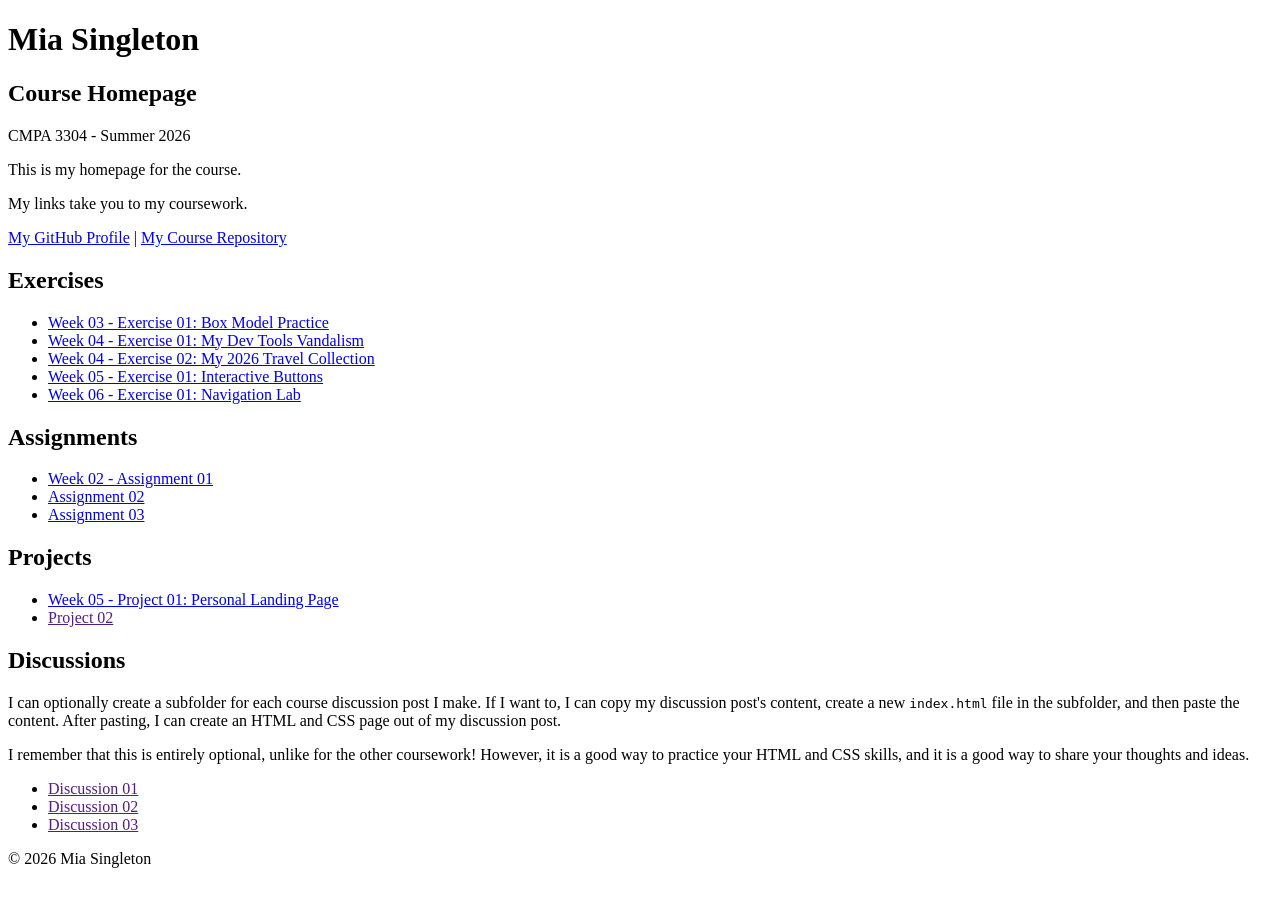
<file: index.html>
<!DOCTYPE html>

<!--

INSTRUCTIONS: HOW TO CHANGE THIS PAGE:

1. Change "Student Name" in the title above to your real name.

2. Change "Your Name" in the big heading below to your real name.

3. Change "your-username" to your real GitHub username in both links.

4. Change "your-repo-name" to the name of this repository.

5. Change "Course Name" to the name of your class.

6. Change "Semester Year" to match when you are taking this class.

7. Add links to your work:
    - Find the words that say "Exercise 01", "Assignment 01", etc.
    - Between the quote marks in href="", put the relative link to your work in the subfolder. You can simply link to the subfolder name. Take a look at the example folders and links to see how to do this.
    - For work not yet started/completed, you can leave the href="" blank until you are ready.
    - Change the words "Exercise 01" to match the name of the exercise. Do the same for assignments and projects. If you add your discussion posts, do the same for them.
    - Do this for each piece of work you finish.

8. You can add more links by copying a whole line like this:
    <li><a href="">New Work Name</a></li>
    Then paste it below the last one in that section.

9. Save your changes and push to GitHub when you are done. Remember you can use GitHub Desktop to help you with this.

Remember: During the course, if you want, you can style your homepage to introduce your own style and aesthetics. To start, keep this page simple and plain. This is just a template to get you started. Embrace the handcrafted approach to web design and development: change things to make them your own.

Remember: You must have a GitHub account, a new GitHub repository for this course, and this file (index.html) in that repository. 

Remember: You must create subfolders for each piece of coursework as the semester progresses.

-->

<html lang="en">
    <head>
        <meta charset="UTF-8" />
        <title>Course Homepage template</title>
        <meta charset="UTF-8" />
        <meta name="viewport" content="width=device-width, initial-scale=1.0" />
        <title>Mia Singleton - Course Homepage</title>
    </head>

    <body>
        <header>
            <h1>Mia Singleton</h1>
            <h2>Course Homepage</h2>
            <p>CMPA 3304 - Summer 2026</p>
            <p>This is my homepage for the course.</p>
            <p>My links take you to my coursework.</p>
            <nav>
                <a href="https://github.com/Always-MIA">My GitHub Profile</a>
                |
                <a href="https://github.com/Always-MIA/course-portfolio-3304">
                    My Course Repository
                </a>
            </nav>
        </header>

        <main>
            <section>
                <h2>Exercises</h2>
                <ul>
                    <li><a href="week03-exercise01">Week 03 - Exercise 01: Box Model Practice</a></li>
                    <li><a href="week04-exercise01">Week 04 - Exercise 01: My Dev Tools Vandalism</a></li>
                    <li><a href="week04-exercise02">Week 04 - Exercise 02: My 2026 Travel Collection</a></li>
                    <li><a href="week05-exercise01">Week 05 - Exercise 01: Interactive Buttons</a></li>
                    <li><a href="week06-exercise01">Week 06 - Exercise 01: Navigation Lab</a></li>
                </ul>
            </section>

            <section>
                <h2>Assignments</h2>
                <ul>
                    <li><a href="week02-assignment01">Week 02 - Assignment 01</a></li>
                    <li><a href="assignment02">Assignment 02</a></li>
                    <li><a href="assignment03">Assignment 03</a></li>
                </ul>
            </section>

            <section>
                <h2>Projects</h2>
                <ul>
                    <li><a href="project-01">Week 05 - Project 01: Personal Landing Page</a></li>
                    <li><a href="">Project 02</a></li>
                </ul>
            </section>

            <section>
                <h2>Discussions</h2>
                <p>
                    I can optionally create a subfolder for each course
                    discussion post I make. If I want to, I can copy my
                    discussion post's content, create a new
                    <code>index.html</code>
                    file in the subfolder, and then paste the content. After
                    pasting, I can create an HTML and CSS page out of my
                    discussion post.
                </p>
                <p>
                    I remember that this is entirely optional, unlike for the
                    other coursework! However, it is a good way to practice your
                    HTML and CSS skills, and it is a good way to share your
                    thoughts and ideas.
                </p>
                <ul>
                    <li><a href="">Discussion 01</a></li>
                    <li><a href="">Discussion 02</a></li>
                    <li><a href="">Discussion 03</a></li>
                </ul>
            </section>
        </main>

        <footer>
            <p>&copy; 2026 Mia Singleton</p>
        </footer>
    </body>
</html>
</file>
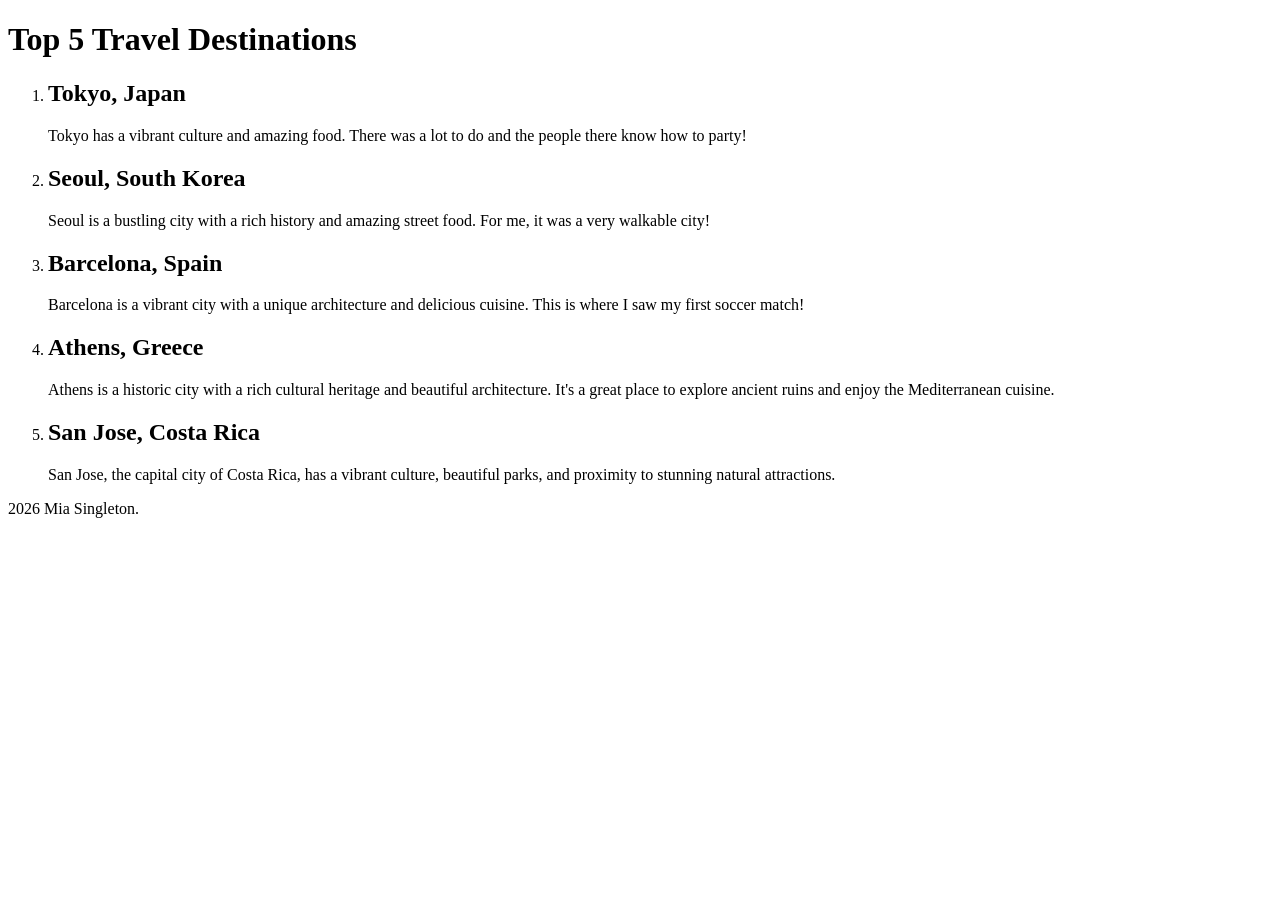
<file: assignment-01/index.html>
<!DOCTYPE html>
<html lang="en">
    <head>
        <meta charset="UTF-8" />
        <meta name="viewport" content="width=device-width, initial-scale=1.0" />
        <title>Assignment 01</title>
    </head>
    <main>
        <h1>Top 5 Travel Destinations</h1>
        <ol>
            <li><h2>Tokyo, Japan</h2></li>
            <p>Tokyo has a vibrant culture and amazing food. There was a lot to do and the people there know how to party!</p>
            <li><h2>Seoul, South Korea</h2></li>
            <p>Seoul is a bustling city with a rich history and amazing street food. For me, it was a very walkable city!</p>
            <li><h2>Barcelona, Spain</h2></li>
            <p>Barcelona is a vibrant city with a unique architecture and delicious cuisine. This is where I saw my first soccer match!</p>
            <li><h2>Athens, Greece</h2></li>
            <p>Athens is a historic city with a rich cultural heritage and beautiful architecture. It's a great place to explore ancient ruins and enjoy the Mediterranean cuisine.</p>
            <li><h2>San Jose, Costa Rica</h2></li>
            <p>San Jose, the capital city of Costa Rica, has a vibrant culture, beautiful parks, and proximity to stunning natural attractions.</p>
        </ol>
        </main>
    <footer
        <p>2026 Mia Singleton.</p>
    </footer>
</html>
</file>
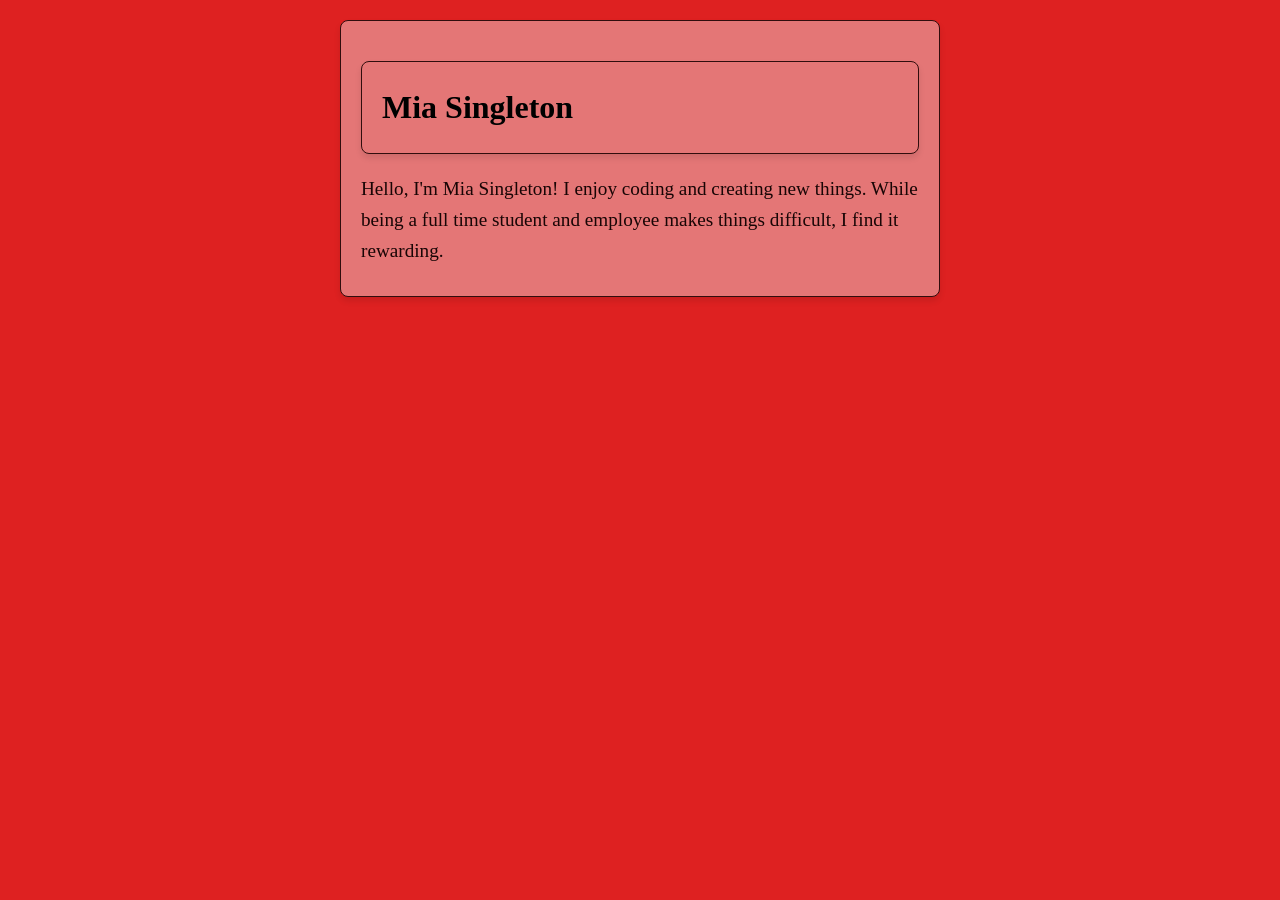
<file: exercise-02/index.html>
<!DOCTYPE html>
<html lang="en">
    <head>
        <link rel="stylesheet" href="style.css"/>
        <title>Mia Singleton</title>
    </head>
    <body>
        <div class="card">
            <h1>Mia Singleton</h1>
            <p>Hello, I'm Mia Singleton! I enjoy coding and creating new things. While being a full time student and employee makes things difficult, I find it rewarding.</p>
        </div>
    </body>
</html>
</file>
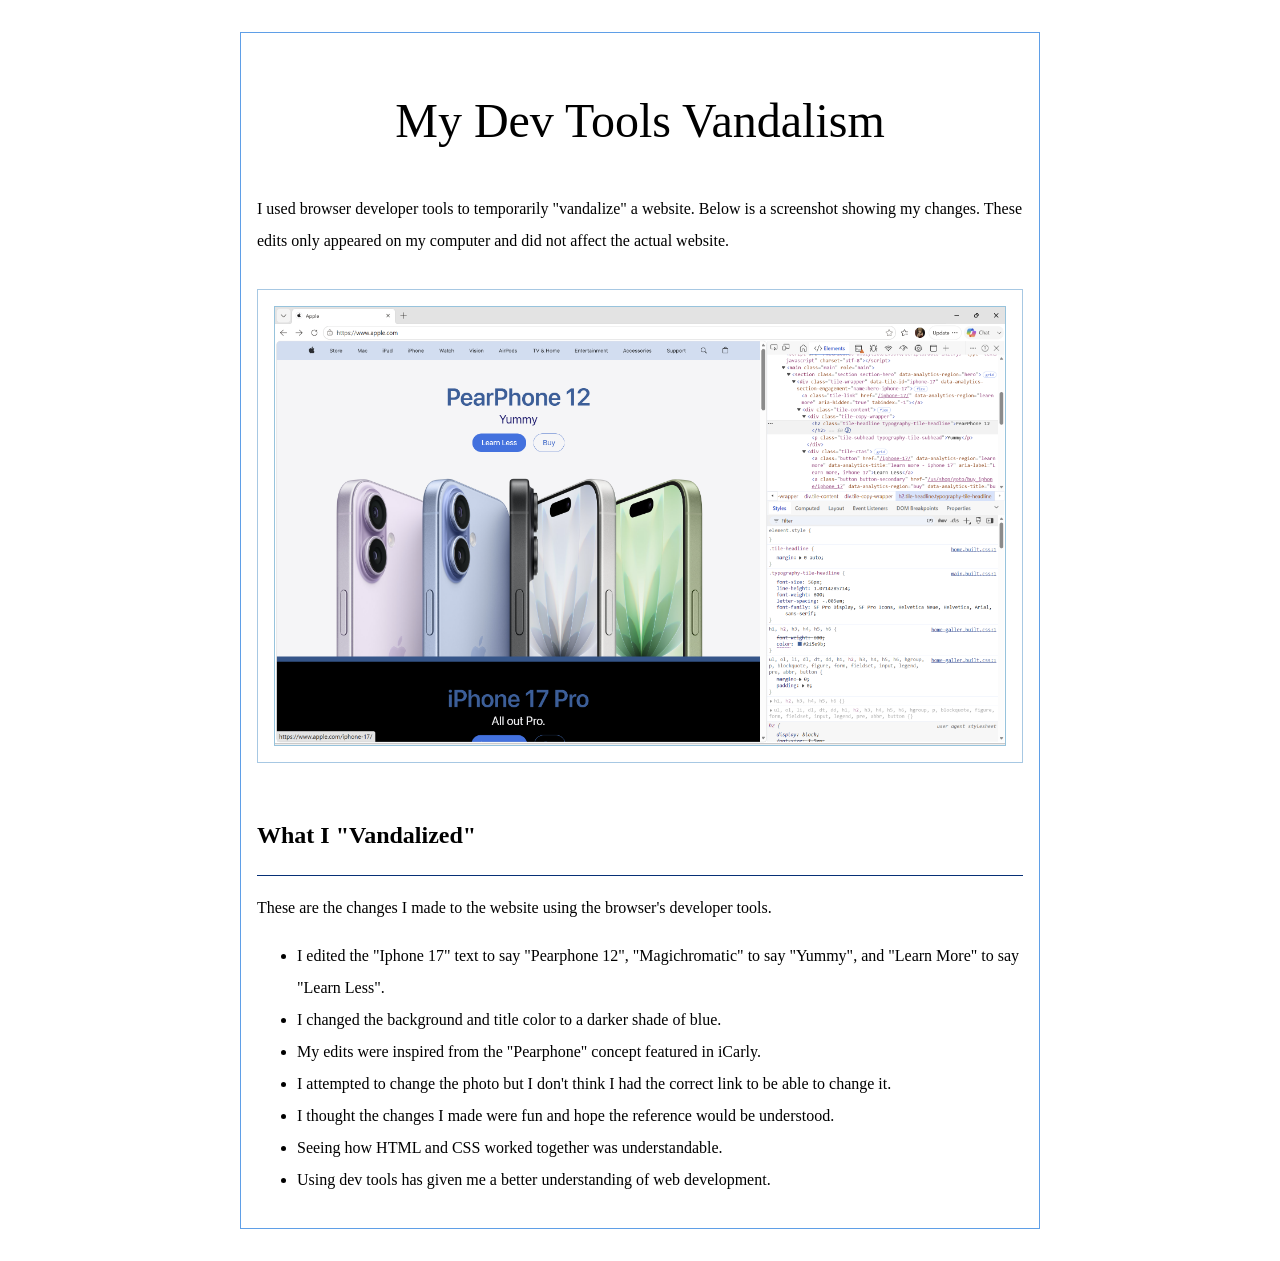
<file: exercise-03/index.html>
<!DOCTYPE html>
<html lang="en">

<head>
    <title>Week 04 Exercise 01 - My Dev Tools Vandalism</title>
    <link rel="stylesheet" href="styles.css" />
</head>

<body>
    <main>
        <h1>My Dev Tools Vandalism</h1>
        <p>
            I used browser developer tools to temporarily "vandalize" a
            website. Below is a screenshot showing my changes. These edits
            only appeared on my computer and did not affect the actual
            website.
        </p>
        <div class="screenshot-container">
            <!-- 
                IMPORTANT: Update the src attribute below to match your screenshot filename.
                Example: If your screenshot is named "apple-dot-com-but-with-papyrus-font.png", change the line to:
                src="./apple-dot-com-but-with-papyrus-font.png"
            -->
            <img src="./PearPhone.png" alt="Screenshot of the webpage I vandalized" />
        </div>
        <h2>What I "Vandalized"</h2>
        <p>
            These are the changes I made to the website using the browser's developer tools.
        </p>
        <ul>
            <li>I edited the "Iphone 17" text to say "Pearphone 12", "Magichromatic" to say "Yummy", and "Learn More" to say "Learn Less".</li>
            <li>I changed the background and title color to a darker shade of blue.</li>
            <li>My edits were inspired from the "Pearphone" concept featured in iCarly.</li>
            <li>I attempted to change the photo but I don't think I had the correct link to be able to change it.</li>
            <li>I thought the changes I made were fun and hope the reference would be understood.</li>
            <li>Seeing how HTML and CSS worked together was understandable.</li>
            <li>Using dev tools has given me a better understanding of web development.</li>
        </ul>
    </main>
</body>

</html>
</file>
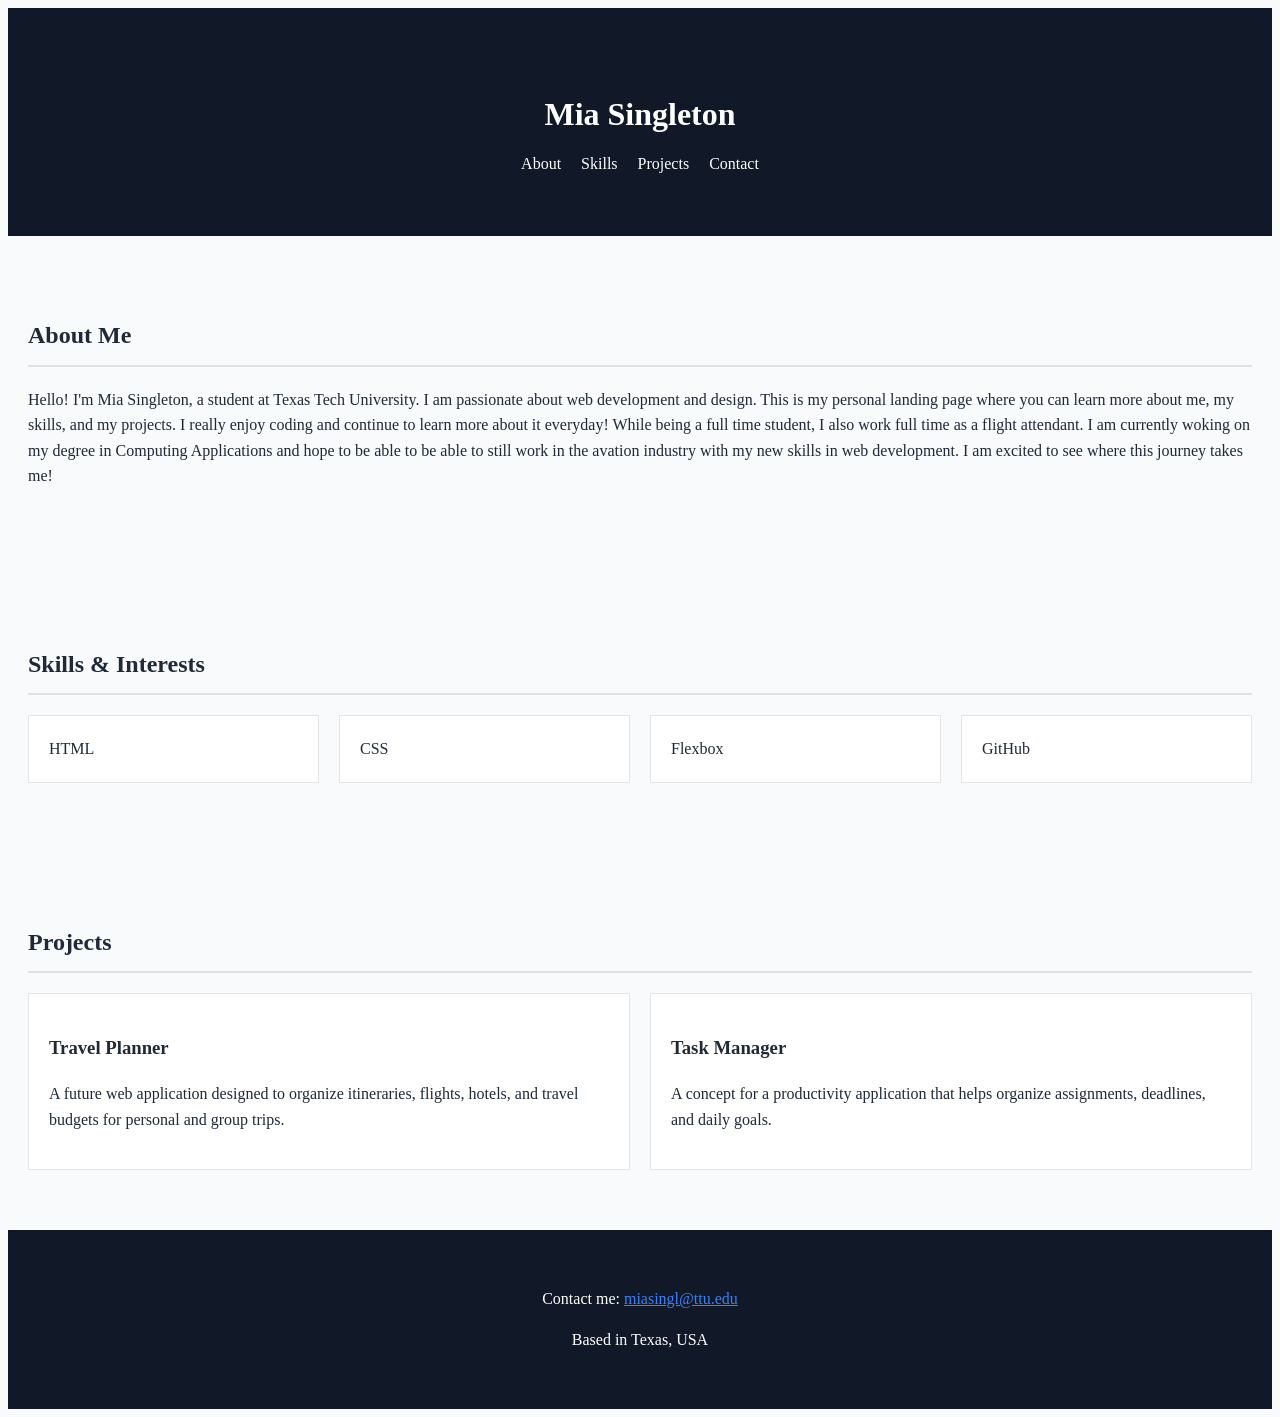
<file: project-01/index.html>
<!DOCTYPE html>
<html lang="en">
<head>
    <meta charset="UTF-8">
    <meta name="viewport" content="width=device-width, initial-scale=1.0">
    <title>Personal Landing Page</title>
    <link rel="stylesheet" href="style.css">
</head>

<body>

<header>
    <div class="container">
        <h1>Mia Singleton</h1>

        <nav>
            <a href="#about">About</a>
            <a href="#skills">Skills</a>
            <a href="#projects">Projects</a>
            <a href="#contact">Contact</a>
        </nav>
    </div>
</header>

<main>
    <section id="about" class="section">
        <h2>About Me</h2>
        <p>
            Hello! I'm Mia Singleton, a student at Texas Tech University. I am passionate about web development and design. This is my personal landing page where you can learn more about me, my skills, and my projects. 
            I really enjoy coding and continue to learn more about it everyday! While being a full time student, I also work full time as a flight attendant. I am currently woking on my degree in Computing Applications 
            and hope to be able to be able to still work in the avation industry with my new skills in web development. I am excited to see where this journey takes me!
        </p>
    </section>

    <section id="skills" class="section">
        <h2>Skills & Interests</h2>

        <div class="grid">
            <div class="card">HTML</div>
            <div class="card">CSS</div>
            <div class="card">Flexbox</div>
            <div class="card">GitHub</div>
        </div>
    </section>

    <section id="projects" class="section">
        <h2>Projects</h2>

        <div class="grid">
            <div class="card">
                <h3>Travel Planner</h3>
                <p>A future web application designed to organize itineraries, flights, hotels, and travel budgets for personal and group trips.</p>
            </div>

            <div class="card">
                <h3>Task Manager</h3>
                <p>A concept for a productivity application that helps organize assignments, deadlines, and daily goals.</p>
            </div>
        </div>
    </section>

</main>

<footer id="contact">
    <p>Contact me: <a href="mailto:miasingl@ttu.edu">miasingl@ttu.edu</a></p>
    <p>Based in Texas, USA</p>
</footer>

</body>
</html>
</file>
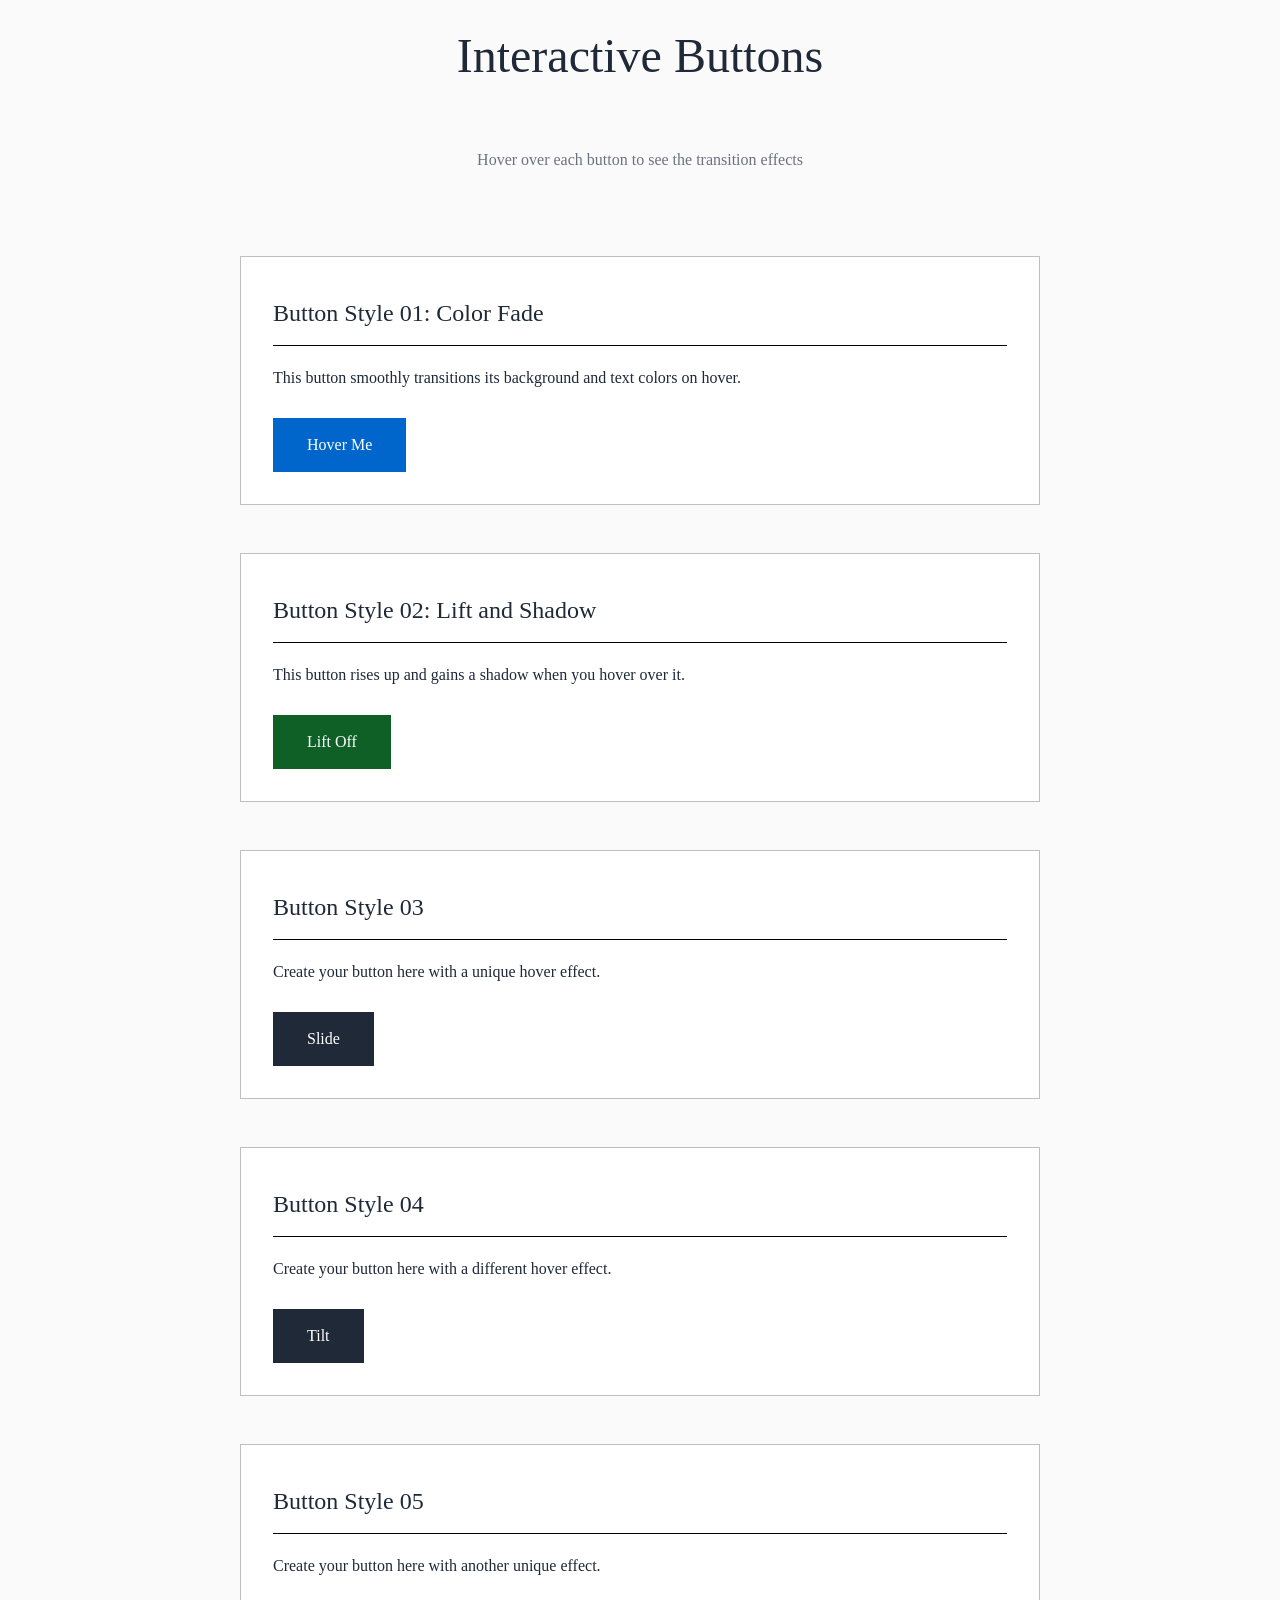
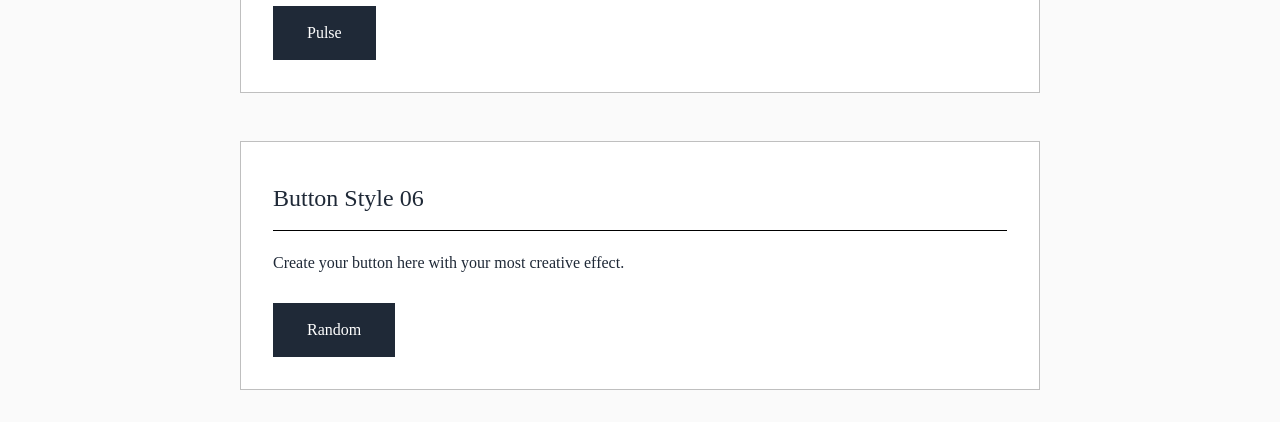
<file: week05-exercise01/index.html>
<!DOCTYPE html>
<html lang="en">

<head>
    <meta charset="UTF-8">
    <meta name="viewport" content="width=device-width, initial-scale=1.0">
    <title>Exercises Week 05 Exercise 01: Interactive Buttons</title>
    <link rel="stylesheet" href="./style.css">
</head>

<body>
    <div class="container">
        <h1>Interactive Buttons</h1>
        <p class="subtitle">Hover over each button to see the transition effects</p>

        <section class="button-section">
            <h2>Button Style 01: Color Fade</h2>
            <p>This button smoothly transitions its background and text colors on hover.</p>
            <button class="button-01">Hover Me</button>
        </section>

        <section class="button-section">
            <h2>Button Style 02: Lift and Shadow</h2>
            <p>This button rises up and gains a shadow when you hover over it.</p>
            <button class="button-02">Lift Off</button>
        </section>

        <section class="button-section">
            <h2>Button Style 03</h2>
            <p>Create your button here with a unique hover effect.</p>
            <button class="button-03">Slide</button>
        </section>

        <section class="button-section">
            <h2>Button Style 04</h2>
            <p>Create your button here with a different hover effect.</p>
            <button class="button-04">Tilt</button>
        </section>

        <section class="button-section">
            <h2>Button Style 05</h2>
            <p>Create your button here with another unique effect.</p>
            <button class="button-05">Pulse</button>
        </section>

        <section class="button-section">
            <h2>Button Style 06</h2>
            <p>Create your button here with your most creative effect.</p>
            <button class="button-06">Random</button>
        </section>
    </div>
</body>

</html>
</file>
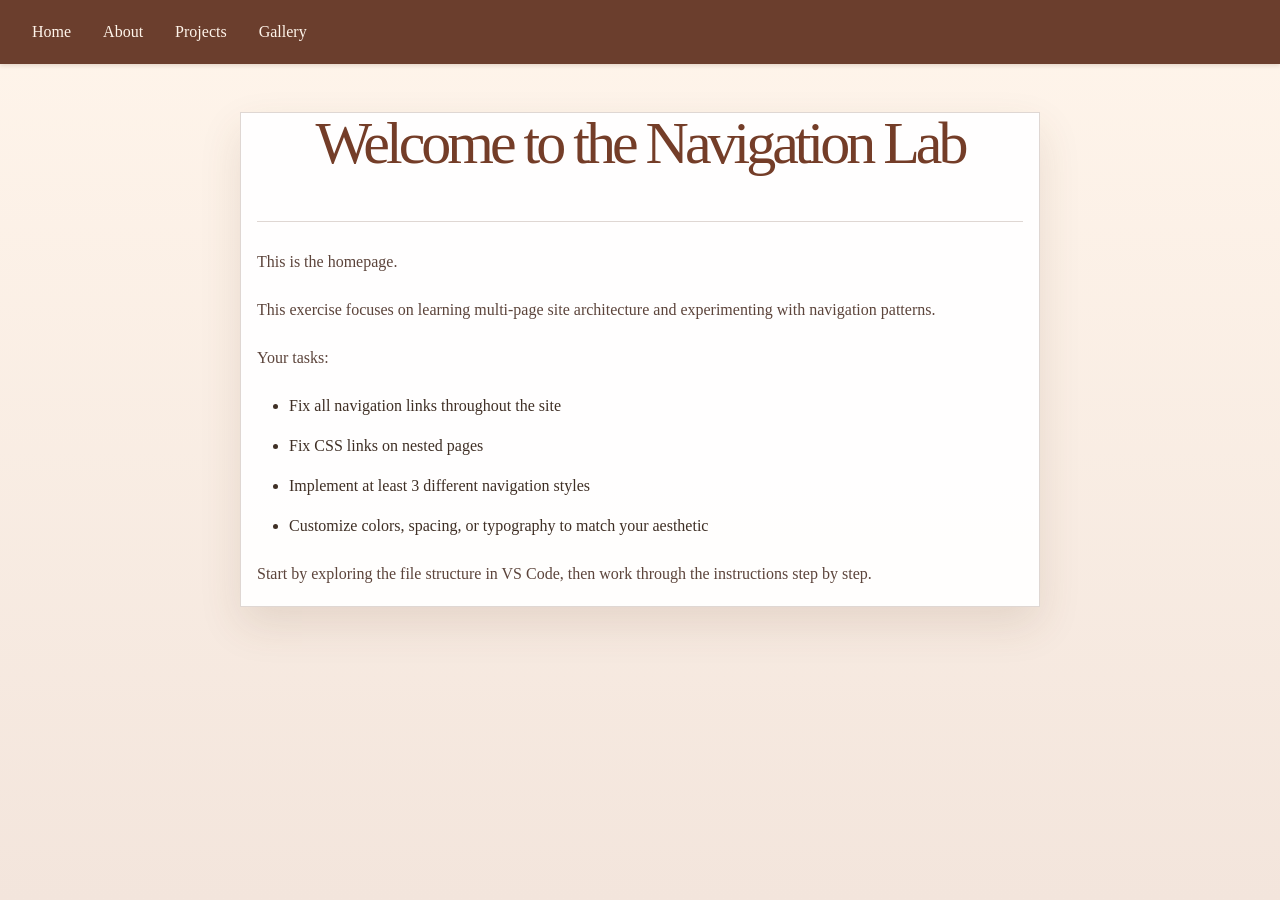
<file: week06-exercise01/index.html>
<!DOCTYPE html>
<html lang="en">

<head>
  <meta charset="UTF-8">
  <meta name="viewport" content="width=device-width, initial-scale=1.0">
  <title>Navigation Lab - Home</title>
  <link rel="stylesheet" href="css/style.css">
</head>

<body>

  <nav class="nav-horizontal">
    <ul>
      <li><a href="index.html">Home</a></li>
      <li><a href="about.html">About</a></li>
      <li><a href="projects/index.html">Projects</a></li>
      <li><a href="gallery/index.html">Gallery</a></li>
    </ul>
  </nav>

  <main>
    <h1>Welcome to the Navigation Lab</h1>

    <p>This is the homepage.</p>
    <p>This exercise focuses on learning multi-page site architecture and experimenting with navigation patterns.</p>

    <p>Your tasks:</p>
    <ul>
      <li>Fix all navigation links throughout the site</li>
      <li>Fix CSS links on nested pages</li>
      <li>Implement at least 3 different navigation styles</li>
      <li>Customize colors, spacing, or typography to match your aesthetic</li>
    </ul>

    <p>Start by exploring the file structure in VS Code, then work through the instructions step by step.</p>
  </main>

</body>

</html>
</file>
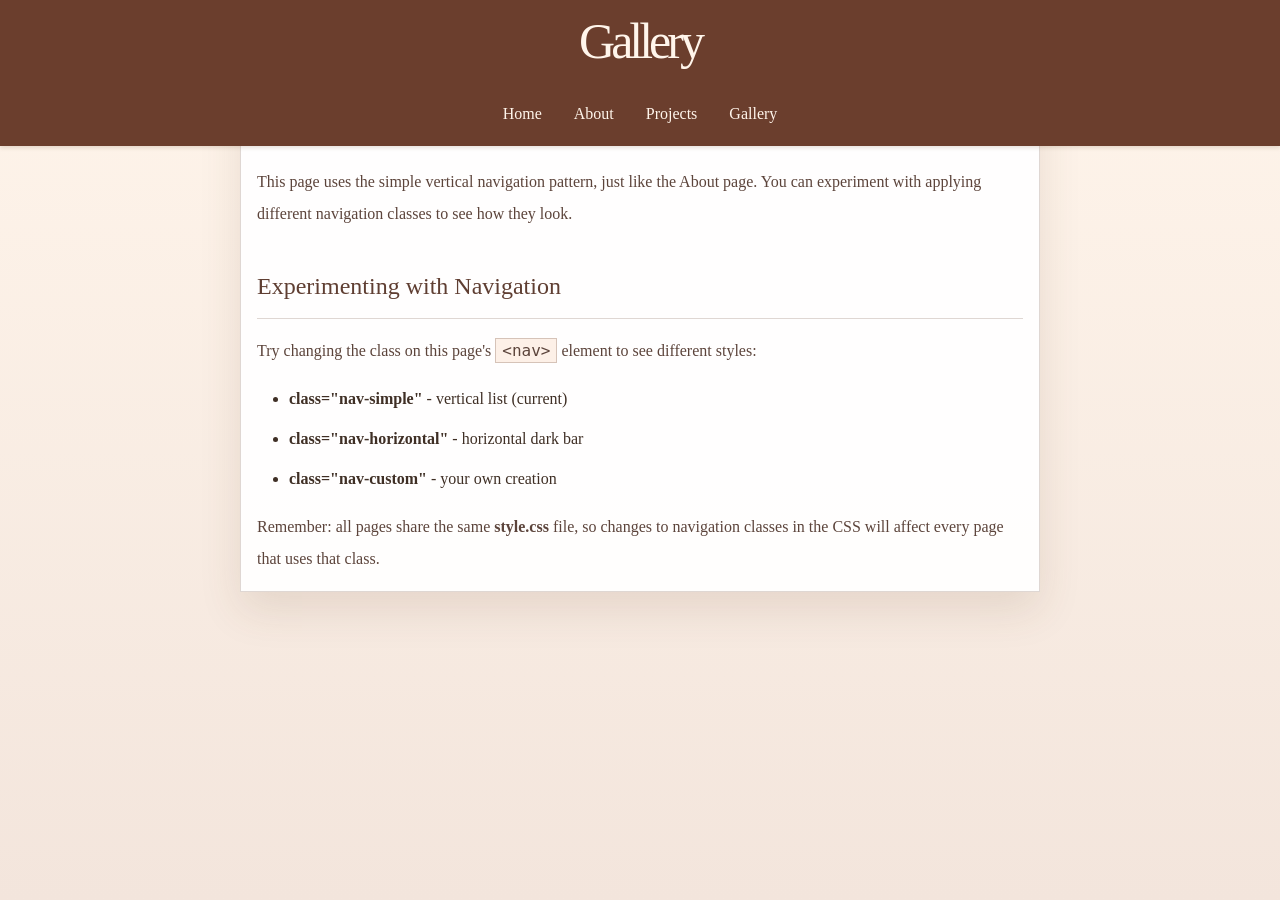
<file: week06-exercise01/gallery/index.html>
<!DOCTYPE html>
<html lang="en">

<head>
  <meta charset="UTF-8">
  <meta name="viewport" content="width=device-width, initial-scale=1.0">
  <title>Navigation Lab - Gallery</title>
  <link rel="stylesheet" href="../css/style.css">
</head>

<body>

  <nav class="nav-center">
    <h1>Gallery</h1>
    <ul>
      <li><a href="../index.html">Home</a></li>
      <li><a href="../about.html">About</a></li>
      <li><a href="../projects/index.html">Projects</a></li>
      <li><a href="index.html">Gallery</a></li>
    </ul>
  </nav>

  <main>
    <h1>Gallery</h1>

    <p>This page uses the simple vertical navigation pattern, just like the About page. You can experiment with applying
      different navigation classes to see how they look.</p>

    <h2>Experimenting with Navigation</h2>

    <p>Try changing the class on this page's <code>&lt;nav&gt;</code> element to see different styles:</p>

    <ul>
      <li><strong>class="nav-simple"</strong> - vertical list (current)</li>
      <li><strong>class="nav-horizontal"</strong> - horizontal dark bar</li>
      <li><strong>class="nav-custom"</strong> - your own creation</li>
    </ul>

    <p>Remember: all pages share the same <strong>style.css</strong> file, so changes to navigation classes in the CSS
      will affect every page that uses that class.</p>
  </main>

</body>

</html>
</file>
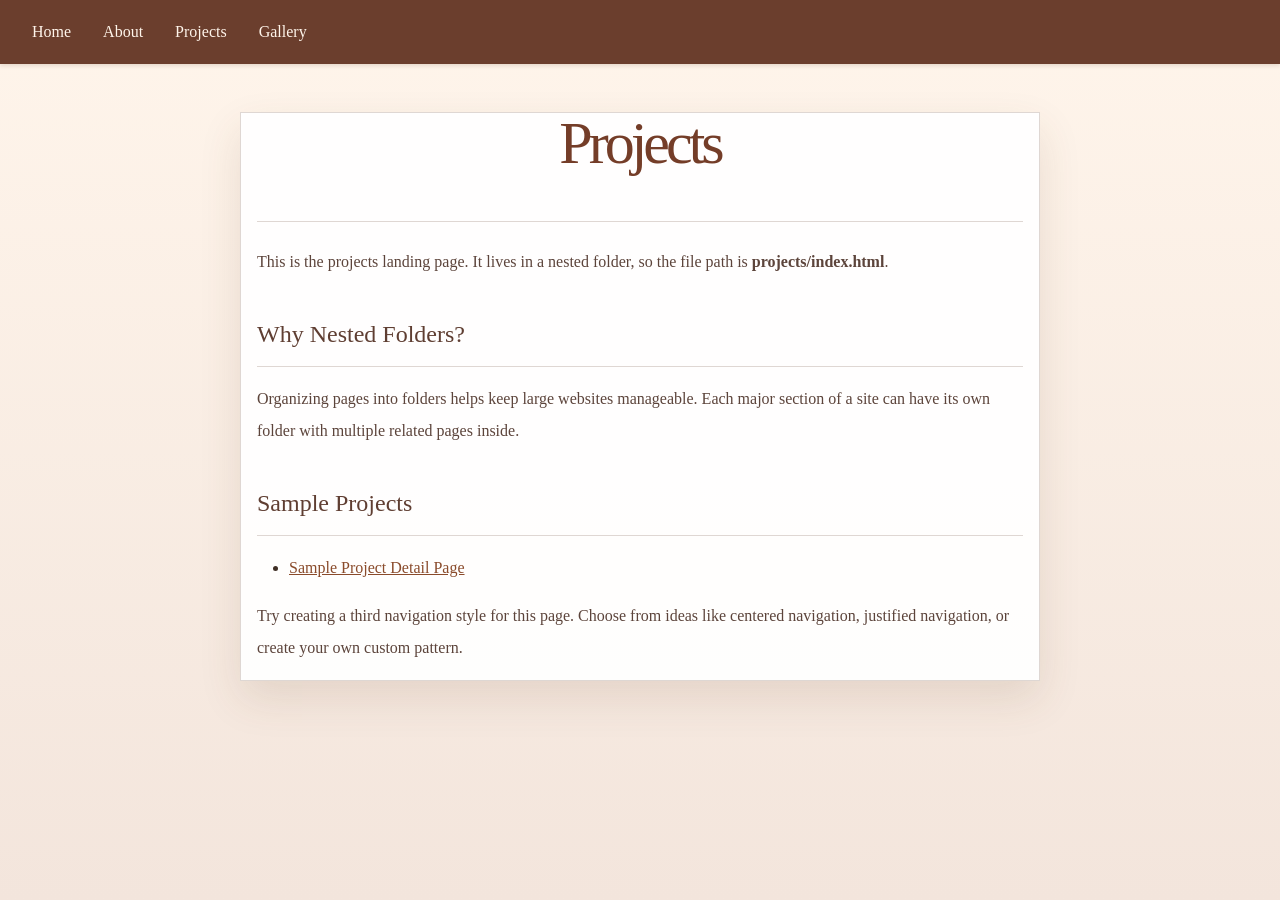
<file: week06-exercise01/projects/index.html>
<!DOCTYPE html>
<html lang="en">

<head>
  <meta charset="UTF-8">
  <meta name="viewport" content="width=device-width, initial-scale=1.0">
  <title>Navigation Lab - Projects</title>
  <link rel="stylesheet" href="../css/style.css">
</head>

<body>

  <nav class="nav-horizontal">
    <ul>
      <li><a href="../index.html">Home</a></li>
      <li><a href="../about.html">About</a></li>
      <li><a href="index.html">Projects</a></li>
      <li><a href="../gallery/index.html">Gallery</a></li>
    </ul>
  </nav>

  <main>
    <h1>Projects</h1>

    <p>This is the projects landing page. It lives in a nested folder, so the file path is
      <strong>projects/index.html</strong>.
    </p>

    <h2>Why Nested Folders?</h2>

    <p>Organizing pages into folders helps keep large websites manageable. Each major section of a site can have its own
      folder with multiple related pages inside.</p>

    <h2>Sample Projects</h2>

    <ul>
      <li><a href="project-detail.html">Sample Project Detail Page</a></li>
    </ul>

    <p>Try creating a third navigation style for this page. Choose from ideas like centered navigation, justified
      navigation, or create your own custom pattern.</p>
  </main>

</body>

</html>
</file>
<file: exercise-02/style.css>
* {
    box-sizing: border-box;
}
body {
    font-family: "Times New Roman", sans-serif;
    line-height: 1.6;
    margin: 0;
    padding: 0;
    background-color: #de2121;
}
h1,
.card {
    background-color: #e47676;
    border: 1px solid #310d0d;
    border-radius: 8px;
    padding: 20px;
    margin: 20px auto;
    max-width: 600px;
    box-shadow: 0 4px 6px rgba(0, 0, 0, 0.1);
}
p {
    color: #180505;
    font-size: 1.2rem;
    margin: 0 0 10px 0;
}
</file>
<file: exercise-03/styles.css>
* {
    box-sizing: border-box;
}

html,
body {
    min-height: 100vh;
    margin: 0;
}

body {
    font-family: "Times New Roman", serif;
    line-height: 2;
    display: flex;
    justify-content: center;
    align-items: flex-start;
    padding: 32px 0;
}

main {
    max-width: 800px;
    width: 90%;
    padding: 16px;
    border: 1px solid rgb(95, 159, 231);
}

h1 {
    font-weight: normal;
    font-size: 48px;
    line-height: 1em;
    margin-top: 48px;
    margin-bottom: 48px;
    text-align: center;
}

h2 {
    font-size: 24px;
    margin-top: 48px;
    margin-bottom: 16px;
    border-bottom: 1px solid rgb(7, 48, 118);
    padding-bottom: 16px;
}

p {
    margin-bottom: 16px;
}

.screenshot-container {
    margin: 32px 0;
    padding: 16px;
    border: 1px solid rgb(167, 200, 227);
    text-align: center;
}

.screenshot-container img {
    max-width: 100%;
    height: auto;
    display: block;
    margin: 0 auto;
    border: 1px solid rgb(151, 195, 220);
}
</file>
<file: project-01/style.css>
:root {
    --bg: #f8fafc;
    --text: #1f2937;
    --primary: #3b82f6;
    --dark: #111827;
    --card: #ffffff;
    --border: rgba(0,0,0,0.1);
}

body {
    font-family: "Times New Roman", serif;
    background: var(--bg);
    color: var(--text);
    line-height: 1.6;
}

.container {
    max-width: 900px;
    margin: 0 auto;
    padding: 20px;
}

header {
    background: var(--dark);
    color: white;
    padding: 40px 20px;
    text-align: center;
}

header h1 {
    margin-bottom: 10px;
}

nav {
    display: flex;
    justify-content: center;
    gap: 20px;
    flex-wrap: wrap;
}

nav a {
    color: white;
    text-decoration: none;
    transition: color 0.3s ease;
}

nav a:hover {
    color: var(--primary);
}

.section {
    padding: 60px 20px;
}

.section h2 {
    margin-bottom: 20px;
    border-bottom: 2px solid var(--border);
    padding-bottom: 10px;
}

.grid {
    display: flex;
    gap: 20px;
    flex-wrap: wrap;
}

.card {
    flex: 1;
    min-width: 200px;
    background: var(--card);
    border: 1px solid var(--border);
    padding: 20px;
    transition: transform 0.3s ease, box-shadow 0.3s ease;
}

.card:hover {
    transform: translateY(-6px);
    box-shadow: 0 10px 20px rgba(0,0,0,0.15);
}

.button {
    background: var(--primary);
    color: white;
    padding: 10px 20px;
    border: none;
    transition: background 0.3s ease;
}

.button:hover {
    background: #2563eb;
}

footer {
    text-align: center;
    padding: 40px 20px;
    background: var(--dark);
    color: white;
}

footer a {
    color: var(--primary);
    transition: color 0.3s ease;
}

footer a:hover {
    color: white;
}

@media (max-width: 600px) {
    nav {
        flex-direction: column;
        gap: 10px;
    }

    .grid {
        flex-direction: column;
    }
}
</file>
<file: week05-exercise01/style.css>
* {
    margin: 0;
    padding: 0;
    box-sizing: border-box;
}

body {
    font-family: "Times New Roman", serif;
    line-height: 2;
    background-color: #fafafa;
    color: #1F2937;
    padding: 32px 16px;
}

.container {
    max-width: 800px;
    margin: 0 auto;
    display: flex;
    flex-direction: column;
    gap: 48px;
}

h1 {
    font-size: 48px;
    line-height: 1em;
    font-weight: normal;
    text-align: center;
    margin-bottom: 16px;
}

.subtitle {
    text-align: center;
    font-size: 16px;
    color: #6B7280;
    margin-bottom: 32px;
}

h2 {
    font-size: 24px;
    font-weight: normal;
    border-bottom: 1px solid rgba(0, 0, 0, 1);
    padding-bottom: 8px;
    margin-bottom: 16px;
}

.button-section {
    padding: 32px;
    background-color: #ffffff;
    border: 1px solid rgba(0, 0, 0, 0.25);
}

.button-section p {
    font-size: 16px;
    margin-bottom: 24px;
}

button {
    font-family: "Times New Roman", serif;
    font-size: 16px;
    cursor: pointer;
    border-radius: 0;
    padding: 16px 32px;
    border: 2px solid #1F2937;
    background-color: #1F2937;
    color: #ffffff;
    transition: all 0.3s ease;
}

.button-01 {
    background-color: #0066CC;
    color: #ffffff;
    padding: 16px 32px;
    border: 2px solid #0066CC;
    transition: background-color 0.3s ease, color 0.3s ease, border-color 0.3s ease;
}

.button-01:hover {
    background-color: #ffffff;
    color: #1F2937;
    border-color: #1F2937;
}

.button-02 {
    background-color: #0e6027;
    color: #ffffff;
    padding: 16px 32px;
    border: 2px solid #0e6027;
    transition: transform 0.3s ease, box-shadow 0.3s ease;
}

.button-02:hover {
    transform: translateY(-6px);
    box-shadow: 0 10px 18px rgba(0, 0, 0, 0.2);
    background-color: #3B82F6;
    border-color: #3B82F6;
}

.button-03 {
    position: relative;
    overflow: hidden;
}

.button-03::before {
    content: "";
    position: absolute;
    top: 0;
    left: -100%;
    width: 100%;
    height: 100%;
    background: #3B82F6;
    transition: left 0.3s ease;
    z-index: 0;
}

.button-03:hover::before {
    left: 0;
}

.button-03 {
    position: relative;
    z-index: 1;
}

.button-04 {
    transform-style: preserve-3d;
    transition: transform 0.3s ease, box-shadow 0.3s ease, background-color 0.3s ease;
}

.button-04:hover {
    background-color: #3B82F6;
    border-color: #3B82F6;
    box-shadow: 0 12px 20px rgba(0, 0, 0, 0.25);
    transform: perspective(600px) rotateX(10deg) rotateY(-10deg) translateY(-4px);
}

.button-05:hover {
    animation: pulse 0.6s ease;
    background-color: #3B82F6;
    border-color: #3B82F6;
}

@keyframes pulse {
    0% { transform: scale(1); }
    50% { transform: scale(1.08); }
    100% { transform: scale(1); }
}

.button-06:hover {
    background-color: #3B82F6;
    border-color: #3B82F6;
    transform: translateY(-3px) skew(-2deg);
    box-shadow: 0 8px 16px rgba(59, 130, 246, 0.3);
}
</file>
<file: week06-exercise01/css/style.css>
:root {
  --cream: #fff5eb;
  --cream-deep: #f3e5dc;
  --text: #3f2f25;
  --muted: #5c443b;
  --accent: #743d28;
  --accent-2: #5f3e32;
  --card-bg: #fdf0e7;
  --border: rgba(97, 61, 44, 0.2);
  --shadow: rgba(102, 62, 33, 0.12);
  --link: #8a4b2b;
  --link-hover: #5f3e32;
}

* {
  margin: 0;
  padding: 0;
  box-sizing: border-box;
}

body {
  font-family: "Times New Roman", serif;
  font-size: 16px;
  line-height: 2;
  color: var(--text);
  background: linear-gradient(180deg, var(--cream) 0%, var(--cream-deep) 100%);
  display: flex;
  justify-content: center;
  align-items: flex-start;
  min-height: 100vh;
  padding: 32px 0;
}

main {
  max-width: 800px;
  width: 100%;
  padding: 0 16px;
  background-color: rgba(255, 255, 255, 0.95);
  border: 1px solid var(--border);
  box-shadow: 0 18px 40px var(--shadow);
}

h1 {
  font-size: 3.75rem;
  font-weight: normal;
  line-height: 1em;
  letter-spacing: -0.25rem;
  text-align: center;
  margin-bottom: 24px;
  padding-bottom: 48px;
  border-bottom: 1px solid var(--border);
  color: var(--accent);
}

h2 {
  font-size: 24px;
  font-weight: normal;
  margin-top: 32px;
  margin-bottom: 16px;
  padding-bottom: 8px;
  border-bottom: 1px solid var(--border);
  color: var(--accent-2);
}

p {
  margin-bottom: 16px;
  color: var(--muted);
}

ul {
  margin-left: 32px;
  margin-bottom: 16px;
}

li {
  margin-bottom: 8px;
}

a {
  color: var(--link);
  text-decoration: underline;
}

a:hover {
  color: var(--link-hover);
}

code {
  font-family: monospace;
  background-color: var(--card-bg);
  padding: 2px 6px;
  border: 1px solid rgba(97, 61, 44, 0.25);
}

.nav-simple {
  position: fixed;
  left: 32px;
  top: 32px;
  width: 200px;
}

.nav-simple ul {
  list-style: none;
  margin: 0;
  padding: 0;
}

.nav-simple li {
  margin-bottom: 8px;
}

.nav-simple a {
  display: block;
  padding: 8px 16px;
  color: var(--accent-2);
  text-decoration: none;
  background-color: var(--card-bg);
  border: 1px solid var(--border);
  transition: background-color 0.3s ease, color 0.3s ease;
}

.nav-simple a:hover {
  background-color: var(--accent);
  color: #ffffff;
}

.nav-simple+main {
  margin-left: 232px;
}

.nav-horizontal {
  position: fixed;
  top: 0;
  left: 0;
  right: 0;
  background-color: #6b3e2d;
  padding: 0 32px;
  box-shadow: 0 2px 4px rgba(102, 62, 33, 0.15);
  z-index: 1000;
}

.nav-horizontal ul {
  list-style: none;
  margin: 0;
  padding: 0;
  display: flex;
  gap: 32px;
}

.nav-horizontal li {
  margin-bottom: 0;
}

.nav-horizontal a {
  display: block;
  padding: 16px 0;
  color: #fff5eb;
  text-decoration: none;
  transition: color 0.3s ease;
}

.nav-horizontal a:hover {
  color: #f3e5dc;
}

.nav-horizontal+main {
  margin-top: 80px;
}

.nav-center {
  position: fixed;
  top: 0;
  left: 0;
  right: 0;
  background-color: #6b3e2d;
  padding: 0 32px;
  box-shadow: 0 2px 4px rgba(102, 62, 33, 0.15);
  z-index: 1000;
}

.nav-center h1 {
  font-size: 50px;
  font-weight: normal;
  color: #fff5eb;
  text-align: center;
  margin: 0;
  padding: 16px 0;
  border-bottom: none;
}

.nav-center ul {
  list-style: none;
  margin: 0;
  padding: 0;
  display: flex;
  justify-content: center;
  gap: 32px;
}

.nav-center li {
  margin-bottom: 0;
}

.nav-center a {
  display: block;
  padding: 16px 0;
  color: #fff5eb;
  text-decoration: none;
  transition: color 0.3s ease;
}

.nav-center a:hover {
  color: #f3e5dc;
}

@media (width >=480px) {

}

@media (width >=1024px) {

}
</file>
